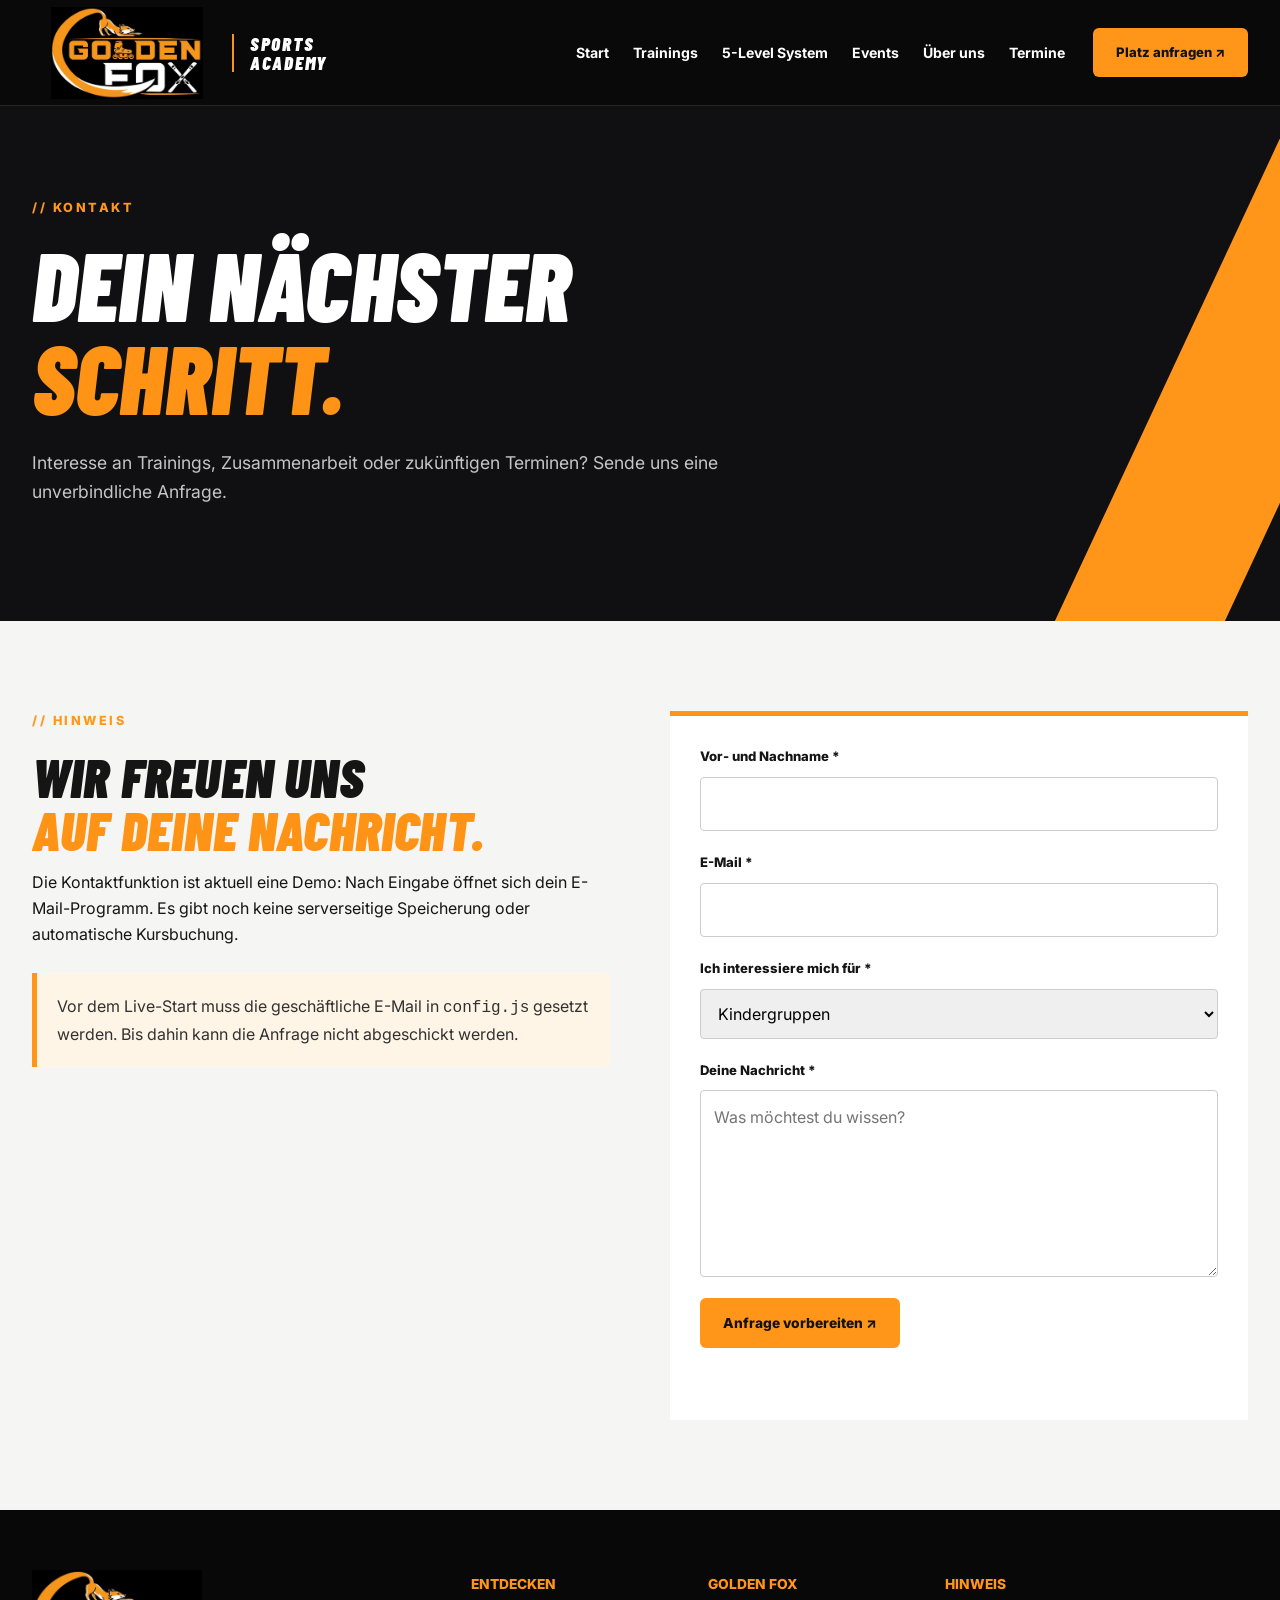
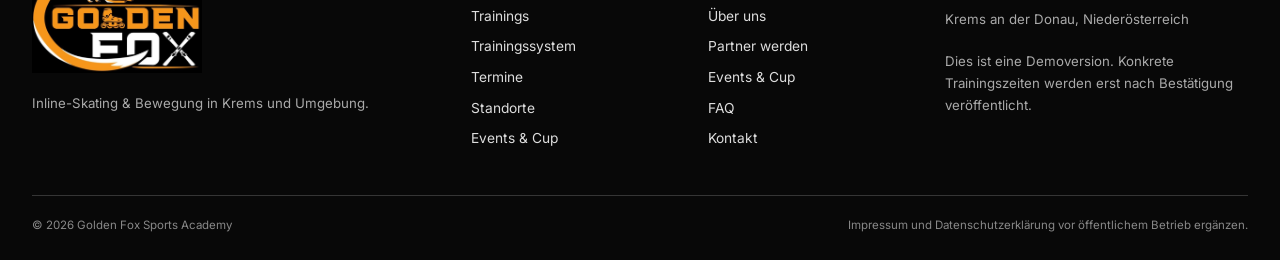
<file: anfrage.html>
<!doctype html><html lang="de"><head><meta charset="utf-8"><meta name="viewport" content="width=device-width,initial-scale=1"><meta name="theme-color" content="#0b0b0d"><meta name="description" content="Kontakt zu Golden Fox Sports Academy."><title>Kontakt und Anfragen | Golden Fox Sports Academy</title><link rel="preconnect" href="https://fonts.googleapis.com"><link rel="preconnect" href="https://fonts.gstatic.com" crossorigin><link href="https://fonts.googleapis.com/css2?family=Barlow+Condensed:ital,wght@0,500;0,700;0,800;0,900;1,800;1,900&family=Inter:wght@400;500;600;700;800&display=swap" rel="stylesheet"><link rel="stylesheet" href="styles.css"><script src="config.js" defer></script><script src="app.js" defer></script></head><body><a class="skip" href="#main">Zum Inhalt springen</a><header class="header"><div class="wrap topbar"><a class="brand" href="index.html"><img src="golden-fox-logo.png" alt="Golden Fox Logo"><span>SPORTS<br>ACADEMY</span></a><button class="menu" aria-expanded="false" aria-controls="nav" aria-label="Menü öffnen">☰</button><nav id="nav" class="nav" aria-label="Hauptnavigation"><a href="index.html">Start</a><a href="trainings.html">Trainings</a><a href="levels.html">5-Level System</a><a href="events.html">Events</a><a href="about.html">Über uns</a><a href="termine.html">Termine</a><a class="button orange navbutton" href="anfrage.html">Platz anfragen ↗</a></nav></div></header><main id="main"><section class="pagehero"><div class="wrap"><div class="eyebrow">// KONTAKT</div><h1>DEIN NÄCHSTER <em>SCHRITT.</em></h1><p>Interesse an Trainings, Zusammenarbeit oder zukünftigen Terminen? Sende uns eine unverbindliche Anfrage.</p></div></section><section class="section light"><div class="wrap formgrid"><div><div class="eyebrow">// HINWEIS</div><h2>WIR FREUEN UNS<br><em>AUF DEINE NACHRICHT.</em></h2><p>Die Kontaktfunktion ist aktuell eine Demo: Nach Eingabe öffnet sich dein E-Mail-Programm. Es gibt noch keine serverseitige Speicherung oder automatische Kursbuchung.</p><div class="note">Vor dem Live-Start muss die geschäftliche E-Mail in <code>config.js</code> gesetzt werden. Bis dahin kann die Anfrage nicht abgeschickt werden.</div></div><form id="contact-form" class="formbox"><label for="name">Vor- und Nachname *</label><input id="name" name="name" required maxlength="100" autocomplete="name"><label for="email">E-Mail *</label><input id="email" name="email" type="email" required autocomplete="email"><label for="category">Ich interessiere mich für *</label><select id="category" name="category"><option value="Kindergruppen">Kindergruppen</option><option value="Einzeltraining">Einzeltraining</option><option value="Winter Academy">Winter Academy</option><option value="Partneranfrage">Kooperation / Partner</option><option value="Allgemeine Anfrage">Allgemeine Anfrage</option></select><label for="message">Deine Nachricht *</label><textarea id="message" name="message" rows="6" maxlength="1500" required placeholder="Was möchtest du wissen?"></textarea><button class="button orange" type="submit">Anfrage vorbereiten ↗</button><p class="status" id="form-status" role="status" aria-live="polite"></p></form></div></section></main><footer class="footer"><div class="wrap footergrid"><div><img src="golden-fox-logo.png" alt="Golden Fox" class="footlogo"><p>Inline-Skating & Bewegung in Krems und Umgebung.</p></div><div><strong>ENTDECKEN</strong><a href="trainings.html">Trainings</a><a href="levels.html">Trainingssystem</a><a href="termine.html">Termine</a><a href="standorte.html">Standorte</a><a href="events.html">Events & Cup</a></div><div><strong>GOLDEN FOX</strong><a href="about.html">Über uns</a><a href="partner.html">Partner werden</a><a href="events.html">Events & Cup</a><a href="faq.html">FAQ</a><a href="anfrage.html">Kontakt</a></div><div><strong>HINWEIS</strong><p>Krems an der Donau, Niederösterreich</p><p>Dies ist eine Demoversion. Konkrete Trainingszeiten werden erst nach Bestätigung veröffentlicht.</p></div></div><div class="wrap footbottom"><span>© 2026 Golden Fox Sports Academy</span><span>Impressum und Datenschutzerklärung vor öffentlichem Betrieb ergänzen.</span></div></footer></body></html>
</file>
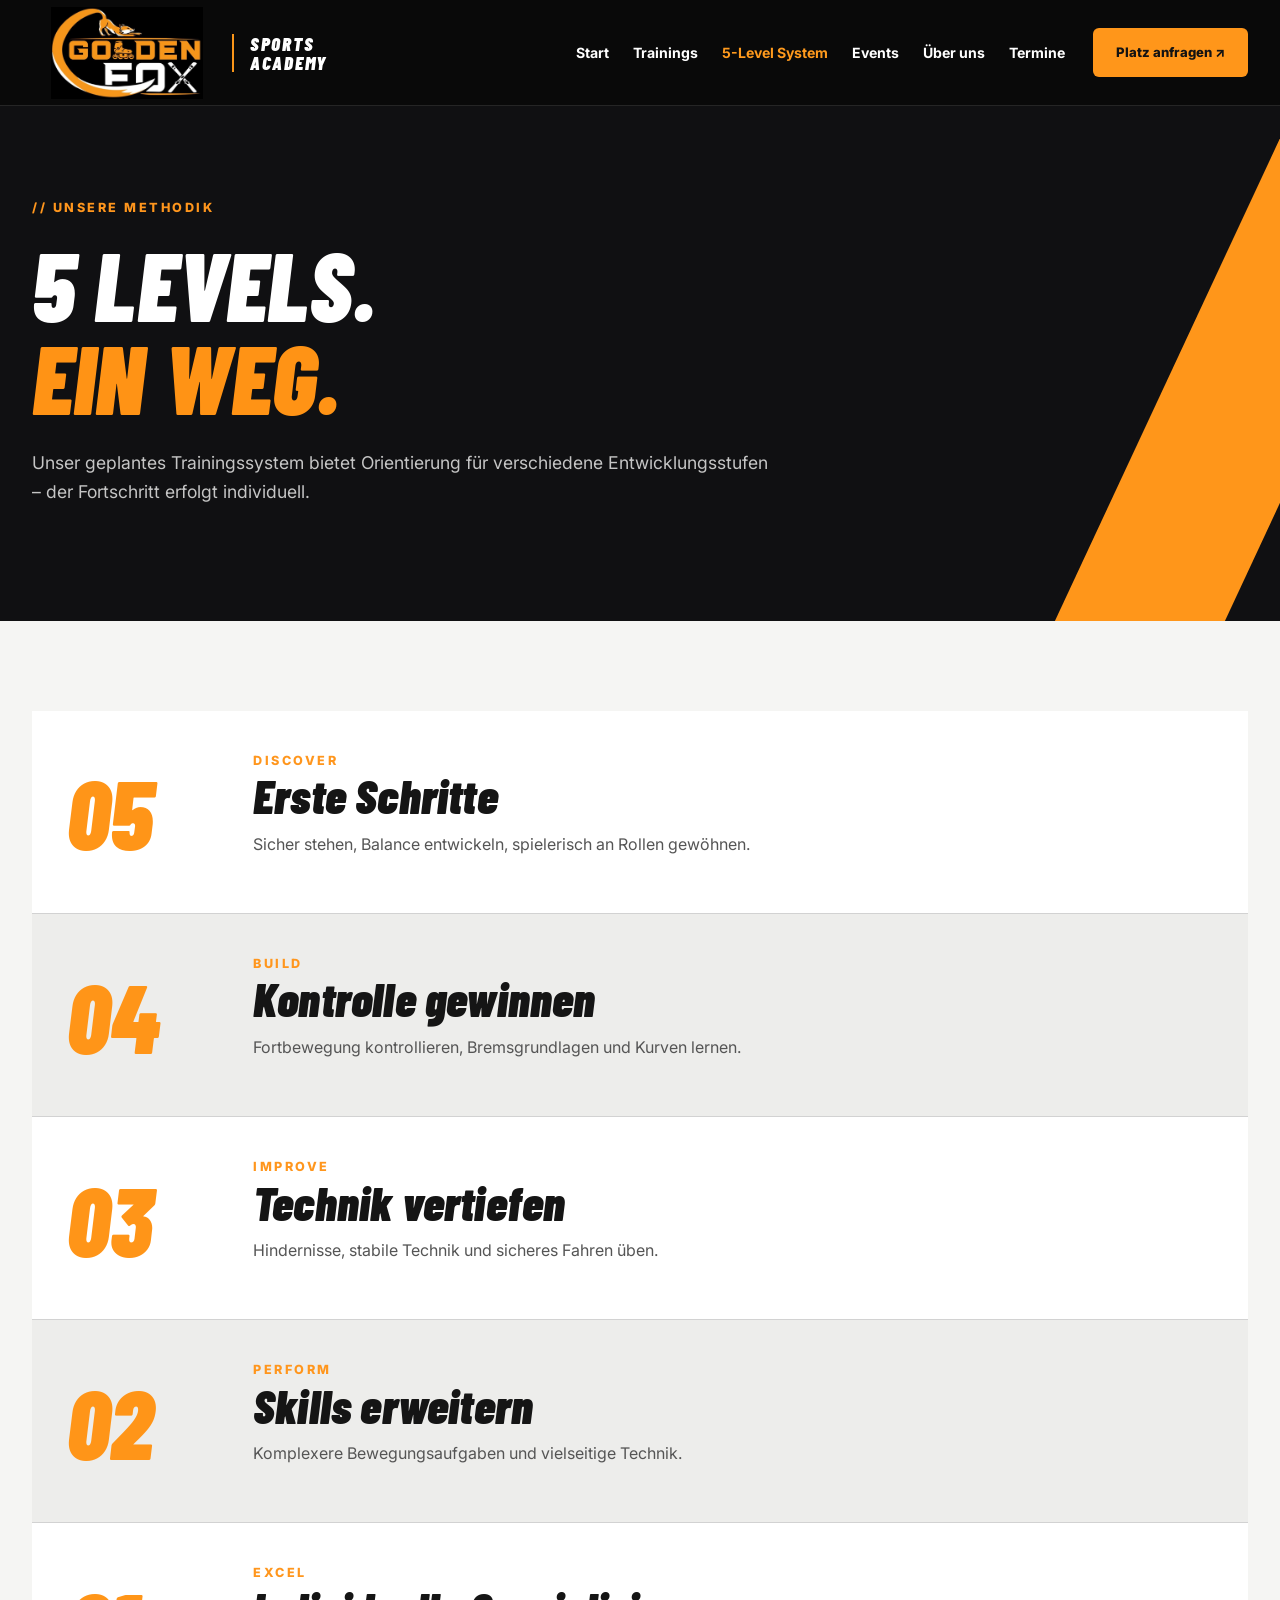
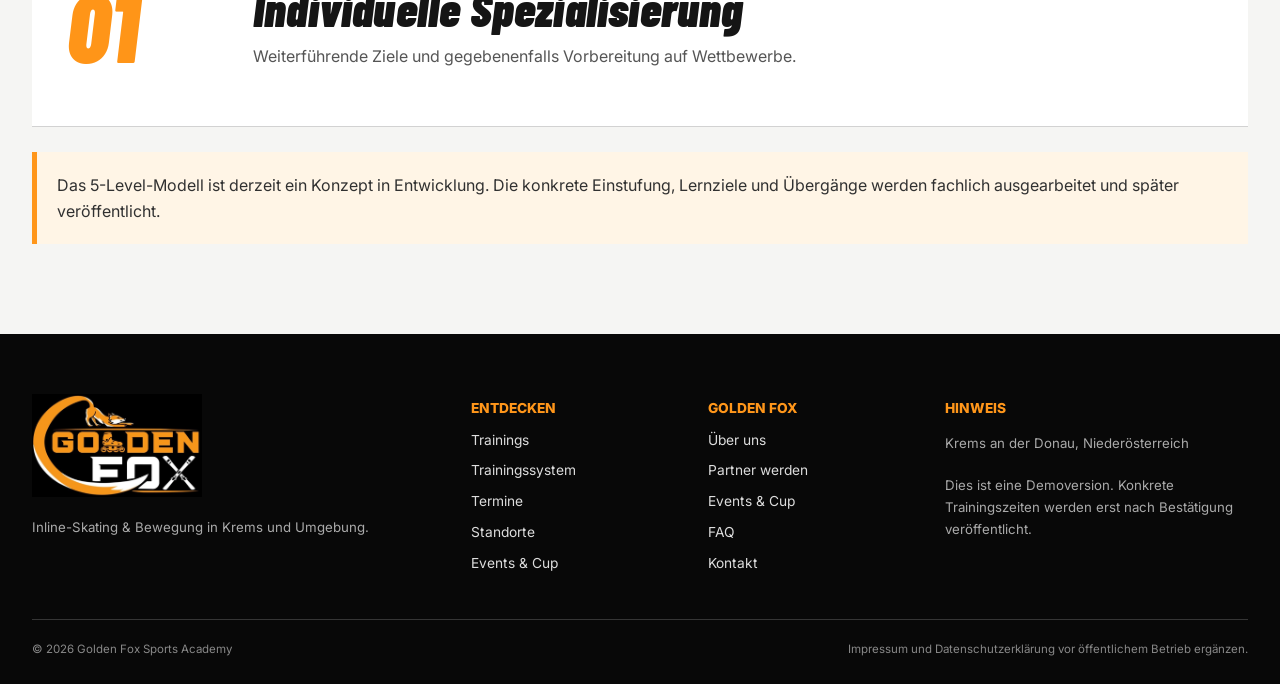
<file: levels.html>
<!doctype html><html lang="de"><head><meta charset="utf-8"><meta name="viewport" content="width=device-width,initial-scale=1"><meta name="theme-color" content="#0b0b0d"><meta name="description" content="Das geplante Lernsystem von Golden Fox."><title>5-Level Training System | Golden Fox Sports Academy</title><link rel="preconnect" href="https://fonts.googleapis.com"><link rel="preconnect" href="https://fonts.gstatic.com" crossorigin><link href="https://fonts.googleapis.com/css2?family=Barlow+Condensed:ital,wght@0,500;0,700;0,800;0,900;1,800;1,900&family=Inter:wght@400;500;600;700;800&display=swap" rel="stylesheet"><link rel="stylesheet" href="styles.css"><script src="config.js" defer></script><script src="app.js" defer></script></head><body><a class="skip" href="#main">Zum Inhalt springen</a><header class="header"><div class="wrap topbar"><a class="brand" href="index.html"><img src="golden-fox-logo.png" alt="Golden Fox Logo"><span>SPORTS<br>ACADEMY</span></a><button class="menu" aria-expanded="false" aria-controls="nav" aria-label="Menü öffnen">☰</button><nav id="nav" class="nav" aria-label="Hauptnavigation"><a href="index.html">Start</a><a href="trainings.html">Trainings</a><a class="active" href="levels.html">5-Level System</a><a href="events.html">Events</a><a href="about.html">Über uns</a><a href="termine.html">Termine</a><a class="button orange navbutton" href="anfrage.html">Platz anfragen ↗</a></nav></div></header><main id="main"><section class="pagehero"><div class="wrap"><div class="eyebrow">// UNSERE METHODIK</div><h1>5 LEVELS.<br><em>EIN WEG.</em></h1><p>Unser geplantes Trainingssystem bietet Orientierung für verschiedene Entwicklungsstufen – der Fortschritt erfolgt individuell.</p></div></section><section class="section light"><div class="wrap"><div class="levelrow"><div class="biglevel">05</div><div><span class="eyebrow">DISCOVER</span><h2>Erste Schritte</h2><p>Sicher stehen, Balance entwickeln, spielerisch an Rollen gewöhnen.</p></div></div><div class="levelrow"><div class="biglevel">04</div><div><span class="eyebrow">BUILD</span><h2>Kontrolle gewinnen</h2><p>Fortbewegung kontrollieren, Bremsgrundlagen und Kurven lernen.</p></div></div><div class="levelrow"><div class="biglevel">03</div><div><span class="eyebrow">IMPROVE</span><h2>Technik vertiefen</h2><p>Hindernisse, stabile Technik und sicheres Fahren üben.</p></div></div><div class="levelrow"><div class="biglevel">02</div><div><span class="eyebrow">PERFORM</span><h2>Skills erweitern</h2><p>Komplexere Bewegungsaufgaben und vielseitige Technik.</p></div></div><div class="levelrow"><div class="biglevel">01</div><div><span class="eyebrow">EXCEL</span><h2>Individuelle Spezialisierung</h2><p>Weiterführende Ziele und gegebenenfalls Vorbereitung auf Wettbewerbe.</p></div></div><div class="note">Das 5-Level-Modell ist derzeit ein Konzept in Entwicklung. Die konkrete Einstufung, Lernziele und Übergänge werden fachlich ausgearbeitet und später veröffentlicht.</div></div></section></main><footer class="footer"><div class="wrap footergrid"><div><img src="golden-fox-logo.png" alt="Golden Fox" class="footlogo"><p>Inline-Skating & Bewegung in Krems und Umgebung.</p></div><div><strong>ENTDECKEN</strong><a href="trainings.html">Trainings</a><a href="levels.html">Trainingssystem</a><a href="termine.html">Termine</a><a href="standorte.html">Standorte</a><a href="events.html">Events & Cup</a></div><div><strong>GOLDEN FOX</strong><a href="about.html">Über uns</a><a href="partner.html">Partner werden</a><a href="events.html">Events & Cup</a><a href="faq.html">FAQ</a><a href="anfrage.html">Kontakt</a></div><div><strong>HINWEIS</strong><p>Krems an der Donau, Niederösterreich</p><p>Dies ist eine Demoversion. Konkrete Trainingszeiten werden erst nach Bestätigung veröffentlicht.</p></div></div><div class="wrap footbottom"><span>© 2026 Golden Fox Sports Academy</span><span>Impressum und Datenschutzerklärung vor öffentlichem Betrieb ergänzen.</span></div></footer></body></html>
</file>
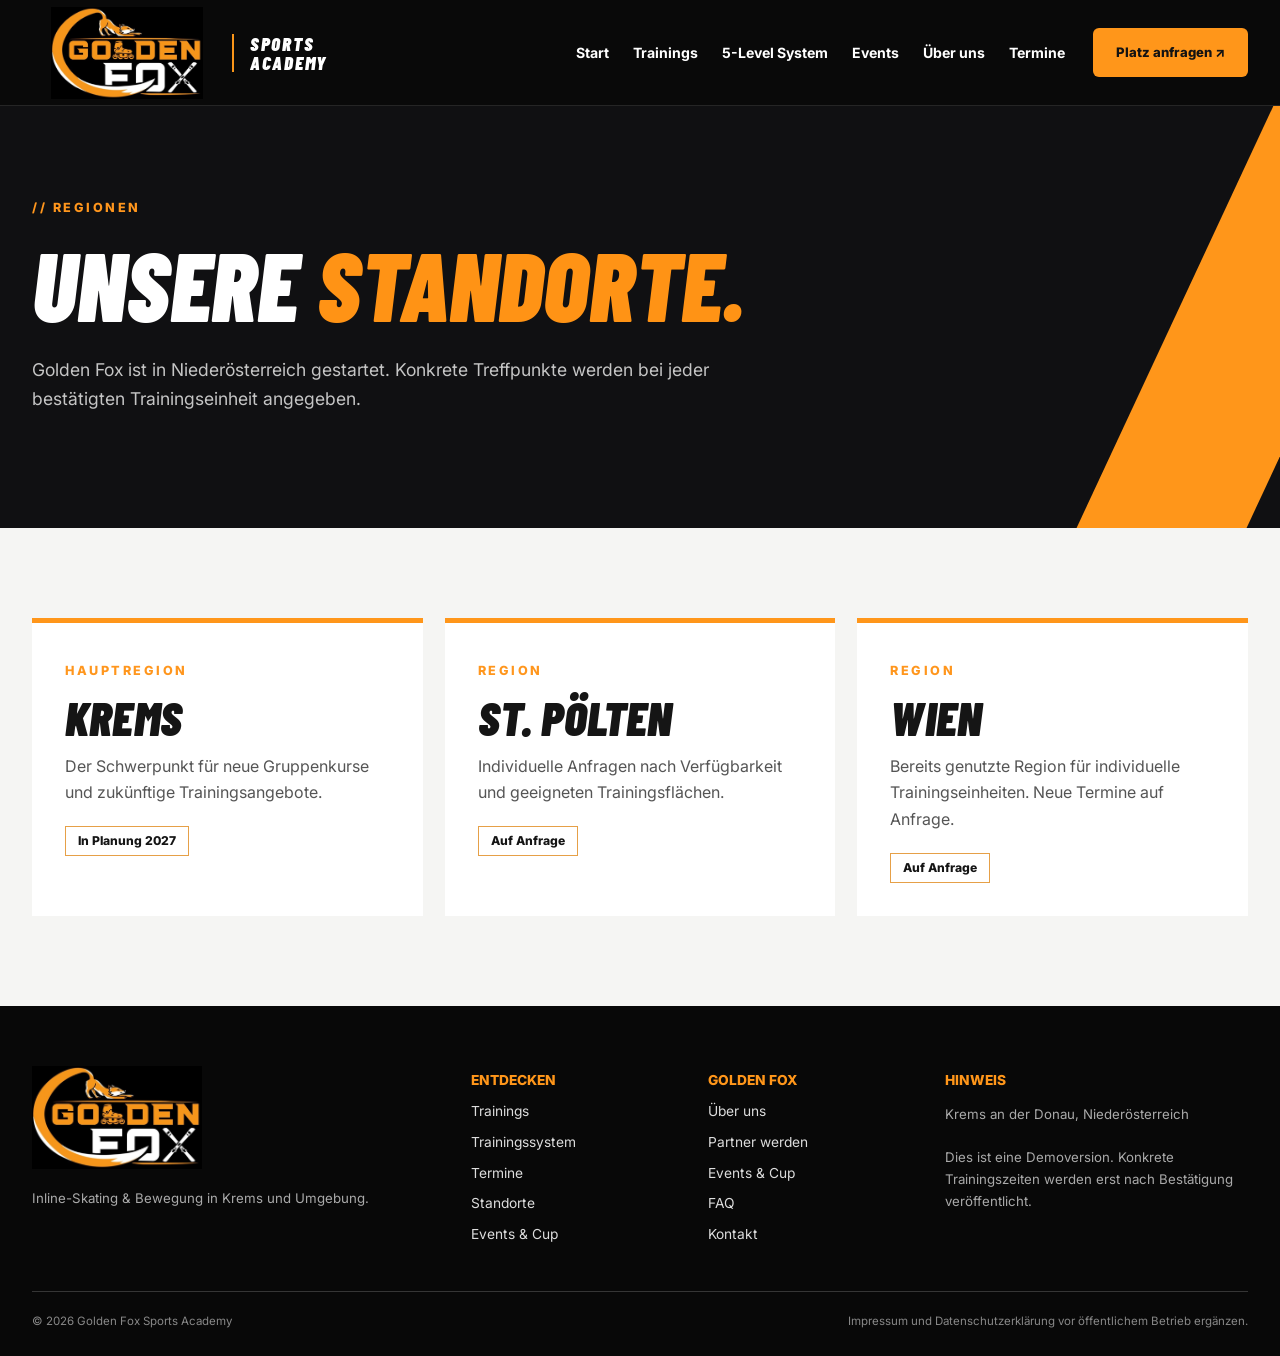
<file: standorte.html>
<!doctype html><html lang="de"><head><meta charset="utf-8"><meta name="viewport" content="width=device-width,initial-scale=1"><meta name="theme-color" content="#0b0b0d"><meta name="description" content="Trainingsregionen von Golden Fox."><title>Standorte | Golden Fox Sports Academy</title><link rel="preconnect" href="https://fonts.googleapis.com"><link rel="preconnect" href="https://fonts.gstatic.com" crossorigin><link href="https://fonts.googleapis.com/css2?family=Barlow+Condensed:ital,wght@0,500;0,700;0,800;0,900;1,800;1,900&family=Inter:wght@400;500;600;700;800&display=swap" rel="stylesheet"><link rel="stylesheet" href="styles.css"><script src="config.js" defer></script><script src="app.js" defer></script></head><body><a class="skip" href="#main">Zum Inhalt springen</a><header class="header"><div class="wrap topbar"><a class="brand" href="index.html"><img src="golden-fox-logo.png" alt="Golden Fox Logo"><span>SPORTS<br>ACADEMY</span></a><button class="menu" aria-expanded="false" aria-controls="nav" aria-label="Menü öffnen">☰</button><nav id="nav" class="nav" aria-label="Hauptnavigation"><a href="index.html">Start</a><a href="trainings.html">Trainings</a><a href="levels.html">5-Level System</a><a href="events.html">Events</a><a href="about.html">Über uns</a><a href="termine.html">Termine</a><a class="button orange navbutton" href="anfrage.html">Platz anfragen ↗</a></nav></div></header><main id="main"><section class="pagehero"><div class="wrap"><div class="eyebrow">// REGIONEN</div><h1>UNSERE <em>STANDORTE.</em></h1><p>Golden Fox ist in Niederösterreich gestartet. Konkrete Treffpunkte werden bei jeder bestätigten Trainingseinheit angegeben.</p></div></section><section class="section light"><div class="wrap three"><article class="simplecard"><span class="eyebrow">HAUPTREGION</span><h2>KREMS</h2><p>Der Schwerpunkt für neue Gruppenkurse und zukünftige Trainingsangebote.</p><span class="pill">In Planung 2027</span></article><article class="simplecard"><span class="eyebrow">REGION</span><h2>ST. PÖLTEN</h2><p>Individuelle Anfragen nach Verfügbarkeit und geeigneten Trainingsflächen.</p><span class="pill">Auf Anfrage</span></article><article class="simplecard"><span class="eyebrow">REGION</span><h2>WIEN</h2><p>Bereits genutzte Region für individuelle Trainingseinheiten. Neue Termine auf Anfrage.</p><span class="pill">Auf Anfrage</span></article></div></section></main><footer class="footer"><div class="wrap footergrid"><div><img src="golden-fox-logo.png" alt="Golden Fox" class="footlogo"><p>Inline-Skating & Bewegung in Krems und Umgebung.</p></div><div><strong>ENTDECKEN</strong><a href="trainings.html">Trainings</a><a href="levels.html">Trainingssystem</a><a href="termine.html">Termine</a><a href="standorte.html">Standorte</a><a href="events.html">Events & Cup</a></div><div><strong>GOLDEN FOX</strong><a href="about.html">Über uns</a><a href="partner.html">Partner werden</a><a href="events.html">Events & Cup</a><a href="faq.html">FAQ</a><a href="anfrage.html">Kontakt</a></div><div><strong>HINWEIS</strong><p>Krems an der Donau, Niederösterreich</p><p>Dies ist eine Demoversion. Konkrete Trainingszeiten werden erst nach Bestätigung veröffentlicht.</p></div></div><div class="wrap footbottom"><span>© 2026 Golden Fox Sports Academy</span><span>Impressum und Datenschutzerklärung vor öffentlichem Betrieb ergänzen.</span></div></footer></body></html>
</file>
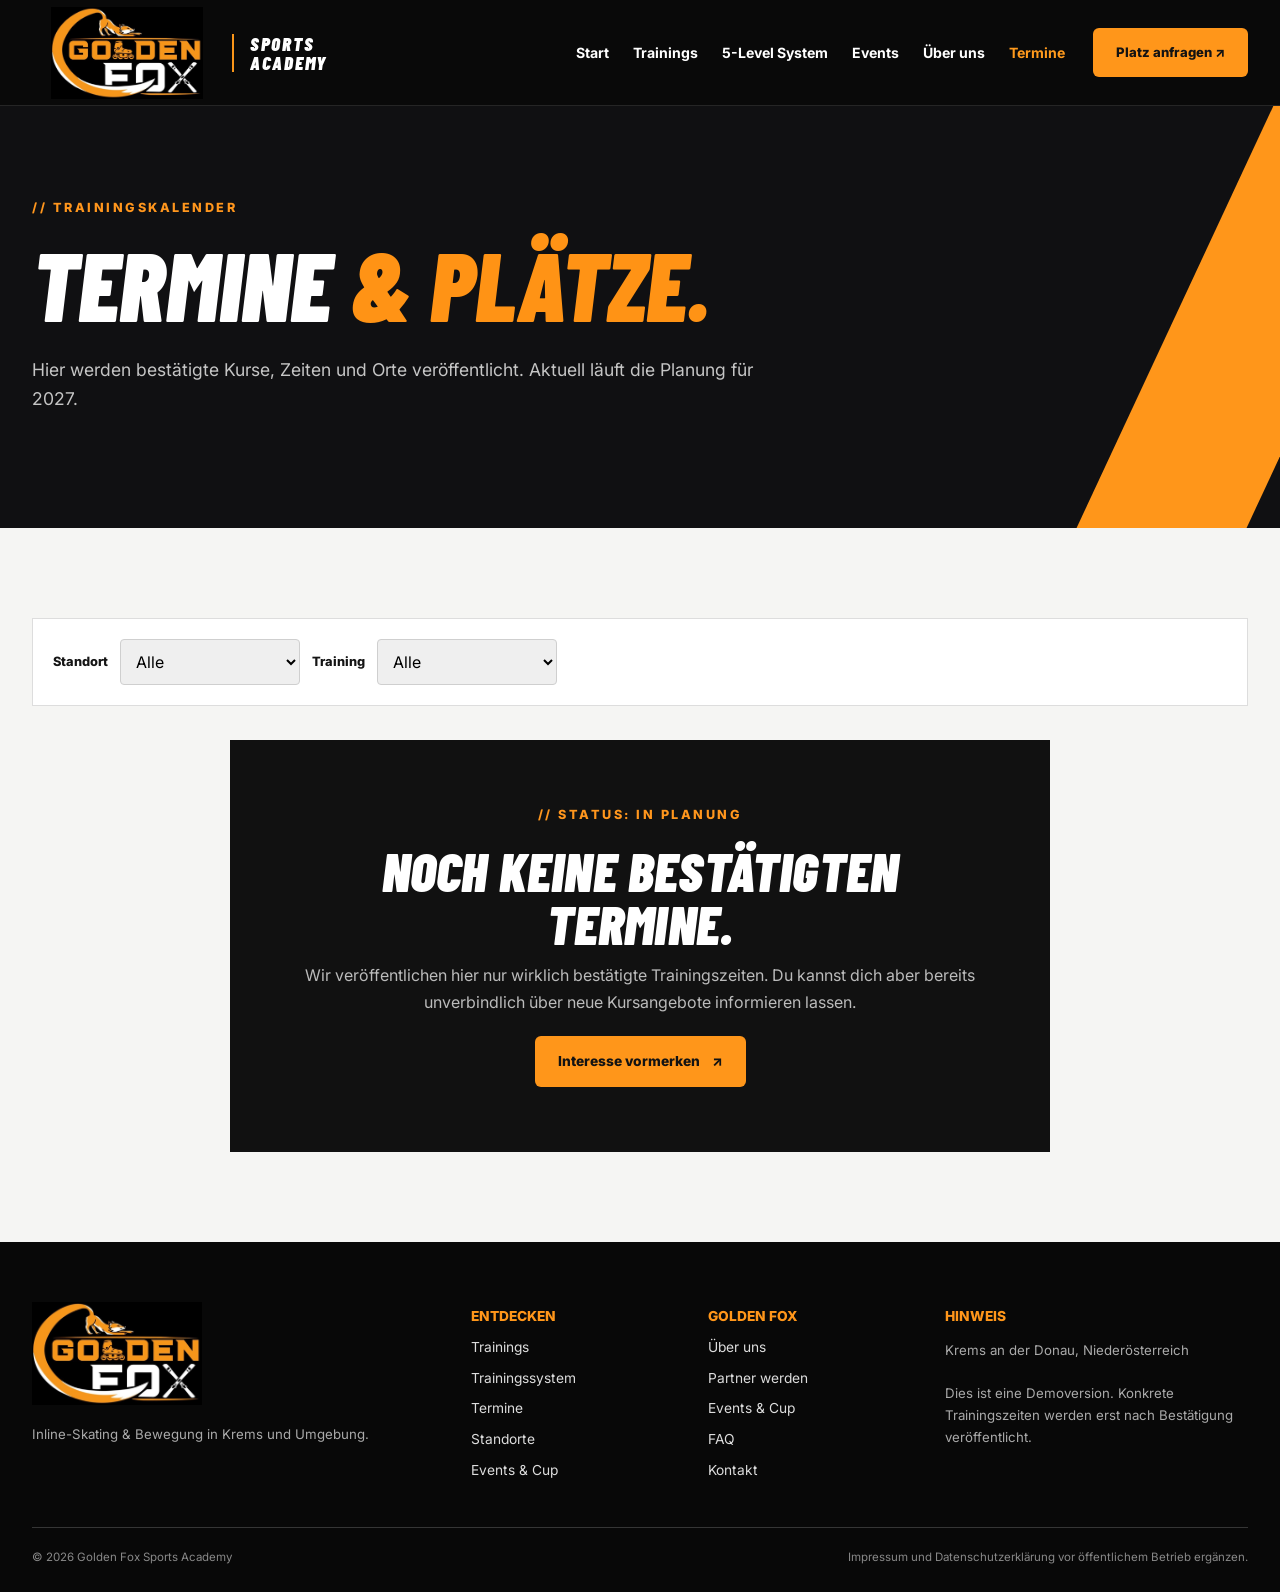
<file: termine.html>
<!doctype html><html lang="de"><head><meta charset="utf-8"><meta name="viewport" content="width=device-width,initial-scale=1"><meta name="theme-color" content="#0b0b0d"><meta name="description" content="Golden Fox Trainingskalender."><title>Termine | Golden Fox Sports Academy</title><link rel="preconnect" href="https://fonts.googleapis.com"><link rel="preconnect" href="https://fonts.gstatic.com" crossorigin><link href="https://fonts.googleapis.com/css2?family=Barlow+Condensed:ital,wght@0,500;0,700;0,800;0,900;1,800;1,900&family=Inter:wght@400;500;600;700;800&display=swap" rel="stylesheet"><link rel="stylesheet" href="styles.css"><script src="config.js" defer></script><script src="app.js" defer></script></head><body><a class="skip" href="#main">Zum Inhalt springen</a><header class="header"><div class="wrap topbar"><a class="brand" href="index.html"><img src="golden-fox-logo.png" alt="Golden Fox Logo"><span>SPORTS<br>ACADEMY</span></a><button class="menu" aria-expanded="false" aria-controls="nav" aria-label="Menü öffnen">☰</button><nav id="nav" class="nav" aria-label="Hauptnavigation"><a href="index.html">Start</a><a href="trainings.html">Trainings</a><a href="levels.html">5-Level System</a><a href="events.html">Events</a><a href="about.html">Über uns</a><a class="active" href="termine.html">Termine</a><a class="button orange navbutton" href="anfrage.html">Platz anfragen ↗</a></nav></div></header><main id="main"><section class="pagehero"><div class="wrap"><div class="eyebrow">// TRAININGSKALENDER</div><h1>TERMINE <em>& PLÄTZE.</em></h1><p>Hier werden bestätigte Kurse, Zeiten und Orte veröffentlicht. Aktuell läuft die Planung für 2027.</p></div></section><section class="section light"><div class="wrap"><div class="filterbar"><label for="loc">Standort</label><select id="loc" data-schedule-location><option value="alle">Alle</option><option value="krems">Krems</option><option value="stpoelten">St. Pölten</option></select><label for="type">Training</label><select id="type" data-schedule-type><option value="alle">Alle</option><option value="gruppe">Kindergruppen</option><option value="privat">Einzeltraining</option><option value="winter">Winter Academy</option></select></div><div class="emptystate"><div class="eyebrow">// STATUS: IN PLANUNG</div><h2>NOCH KEINE BESTÄTIGTEN TERMINE.</h2><p>Wir veröffentlichen hier nur wirklich bestätigte Trainingszeiten. Du kannst dich aber bereits unverbindlich über neue Kursangebote informieren lassen.</p><a class="button orange" href="anfrage.html">Interesse vormerken <span aria-hidden="true">↗</span></a></div></div></section></main><footer class="footer"><div class="wrap footergrid"><div><img src="golden-fox-logo.png" alt="Golden Fox" class="footlogo"><p>Inline-Skating & Bewegung in Krems und Umgebung.</p></div><div><strong>ENTDECKEN</strong><a href="trainings.html">Trainings</a><a href="levels.html">Trainingssystem</a><a href="termine.html">Termine</a><a href="standorte.html">Standorte</a><a href="events.html">Events & Cup</a></div><div><strong>GOLDEN FOX</strong><a href="about.html">Über uns</a><a href="partner.html">Partner werden</a><a href="events.html">Events & Cup</a><a href="faq.html">FAQ</a><a href="anfrage.html">Kontakt</a></div><div><strong>HINWEIS</strong><p>Krems an der Donau, Niederösterreich</p><p>Dies ist eine Demoversion. Konkrete Trainingszeiten werden erst nach Bestätigung veröffentlicht.</p></div></div><div class="wrap footbottom"><span>© 2026 Golden Fox Sports Academy</span><span>Impressum und Datenschutzerklärung vor öffentlichem Betrieb ergänzen.</span></div></footer></body></html>
</file>
<file: styles.css>
*{box-sizing:border-box}html{scroll-behavior:smooth}body{margin:0;background:#f5f5f3;color:#151515;font:16px/1.65 Inter,Arial,sans-serif}a{color:inherit;text-decoration:none}button,input,select,textarea{font:inherit}button{cursor:pointer}.wrap{max-width:1220px;width:calc(100% - 64px);margin:auto}h1,h2,h3{font-family:"Barlow Condensed",Impact,sans-serif;line-height:.97;margin:0;font-style:italic;font-weight:900;letter-spacing:.2px}h1{font-size:clamp(4.5rem,8.8vw,9rem)}h2{font-size:clamp(2.5rem,4.3vw,4.7rem)}h3{font-size:2rem}em{font-style:italic;color:#ff9315}p{margin:.75rem 0 1.3rem}img{max-width:100%}.eyebrow{color:#ff961d;font-size:.79rem;letter-spacing:2.5px;font-weight:800;text-transform:uppercase;margin-bottom:18px}.header{background:#090909;position:sticky;top:0;z-index:90;border-bottom:1px solid #252525}.topbar{display:flex;align-items:center;justify-content:space-between;min-height:90px;gap:28px}.brand{display:flex;align-items:center;gap:18px;flex-shrink:0;color:#fff;font:900 19px/1 "Barlow Condensed",sans-serif;font-style:italic;letter-spacing:1.3px}.brand img{display:block;width:145px;max-height:74px;object-fit:contain}.brand span{border-left:2px solid #f99519;padding-left:16px}.nav{display:flex;align-items:center;gap:17px}.nav>a:not(.button){color:#fff;font-size:.84rem;font-weight:700;white-space:nowrap}.nav>a:not(.button):hover,.nav>a.active{color:#ff9a1d}.navbutton{margin-left:4px}.button{display:inline-flex;align-items:center;justify-content:center;gap:12px;padding:13px 22px;border:1px solid transparent;border-radius:6px;font-size:.86rem;font-weight:800;transition:transform .2s,background .2s}.button:hover{transform:translateY(-2px)}.orange{background:#ff961a;color:#131313}.orange:hover{background:#ffb448}.ghost{border-color:#ddd;color:#fff}.menu{display:none;color:#fff;background:transparent;border:1px solid #444;padding:6px 13px;border-radius:6px;font-size:24px}.skip{position:absolute;top:-70px}.skip:focus{top:0;z-index:100;background:#fff;padding:10px}.homehero{background:#090909;color:white;position:relative;min-height:640px;overflow:hidden;display:flex;align-items:center}.homeheroimage{position:absolute;inset:0 0 0 35%;background:linear-gradient(90deg,#090909 0%,rgba(0,0,0,.3) 55%,rgba(0,0,0,.15)),url('hero-skater.jpg') center 40%/cover no-repeat;opacity:.95}.homehero:before{content:"";position:absolute;inset:auto -100px 0 0;height:12px;background:#ff961a;transform:skewY(-3deg);transform-origin:right}.homeherocontent{z-index:1;position:relative;padding:90px 0}.homehero p{max-width:580px;color:#e5e5e5;font-size:1.09rem}.actions{display:flex;gap:14px;flex-wrap:wrap;margin:26px 0}.herotags{display:flex;gap:24px;color:#dedede;font-size:.8rem;font-weight:700}.pagehero{background:#101012;color:#fff;padding:92px 0 94px;position:relative;overflow:hidden}.pagehero:after{content:"";position:absolute;right:-65px;top:0;width:170px;height:100%;transform:skewX(-25deg);background:#ff961a}.pagehero h1{font-size:clamp(3.7rem,7.5vw,7.2rem);max-width:850px}.pagehero p{max-width:740px;color:#c5c5c5;font-size:1.1rem;margin-top:25px}.section{padding:90px 0}.light{background:#f5f5f3}.dark{background:#0d0d10;color:white}.dark p{color:#ccc}.sectionhead{display:flex;justify-content:space-between;align-items:end;gap:24px;margin-bottom:35px}.three{display:grid;grid-template-columns:repeat(3,minmax(0,1fr));gap:22px}.features article{padding:24px 22px;border-top:4px solid #ff971a;background:#fff}.features b{font-size:.95rem}.features p{color:#555}.card{background:#fff;border-radius:7px;overflow:hidden;box-shadow:0 4px 20px #0000000e}.cardimg{height:235px;overflow:hidden;background:#171717}.cardimg img{width:100%;height:100%;object-fit:cover;display:block;transition:transform .3s}.card:hover .cardimg img{transform:scale(1.04)}.cardtext{padding:25px}.cardtext p{color:#555}.textbutton{color:#d57b00;font-weight:900;text-transform:uppercase;font-size:.84rem}.split{display:grid;grid-template-columns:1fr 1fr;align-items:center;gap:65px}.split p{max-width:580px}.widephoto{width:100%;height:360px;object-fit:cover;border-radius:6px}.levelmini{display:grid;grid-template-columns:repeat(5,1fr);gap:9px}.levelmini>div{background:#242426;padding:28px 12px;border-bottom:5px solid #ff961a;min-height:155px}.levelmini strong{font:900 3rem/1 "Barlow Condensed";font-style:italic;display:block}.levelmini span{color:#ff961a;font:800 1.05rem "Barlow Condensed"}.notice{font-size:.74rem;color:#666;padding:18px 0 35px}.footer{background:#080808;color:#ddd;padding:60px 0 25px}.footergrid{display:grid;grid-template-columns:2fr 1fr 1fr 1.5fr;gap:35px}.footergrid strong{color:#ff961a;font:800 .86rem Inter,sans-serif}.footergrid a{display:block;font-size:.86rem;padding-top:8px}.footergrid p{font-size:.83rem;color:#aaa}.footlogo{width:170px}.footbottom{border-top:1px solid #353535;display:flex;justify-content:space-between;gap:20px;font-size:.72rem;color:#888;padding-top:20px;margin-top:45px}.filterbar{display:flex;align-items:center;gap:12px;flex-wrap:wrap;margin-bottom:34px;background:#fff;padding:20px;border:1px solid #ddd}.filterbar label{font-size:.8rem;font-weight:800}.filterbar input,.filterbar select{padding:11px;border:1px solid #cfcfcf;border-radius:4px;min-width:180px}.program{display:grid;grid-template-columns:40% 1fr;gap:35px;background:#fff;margin-bottom:24px;border:1px solid #e1e1e1;scroll-margin-top:110px;overflow:hidden}.program img{height:100%;width:100%;min-height:335px;object-fit:cover}.program>div{padding:34px 28px 30px 0}.program h2{font-size:3.3rem}.program h3{font:800 1.03rem Inter,Arial,sans-serif;margin-top:15px;line-height:1.4}.program ul{padding-left:20px;margin:14px 0 22px}.program li{margin:5px 0}.noresults{font-weight:800}.levelrow{display:flex;gap:36px;align-items:center;padding:35px;border-bottom:1px solid #d2d2d2;background:#fff}.levelrow:nth-child(even){background:#ededeb}.levelrow .biglevel{font:italic 900 6rem "Barlow Condensed",sans-serif;color:#ff9518;min-width:150px}.levelrow h2{font-size:3rem}.levelrow p{max-width:690px;color:#555}.note{background:#fff5e6;border-left:5px solid #ff961a;padding:20px;margin-top:25px;color:#313131}.emptystate{background:#111;color:white;padding:65px;max-width:820px;margin:0 auto;text-align:center}.emptystate p{color:#bbb}.simplecard{background:#fff;padding:33px;border-top:5px solid #ff961a}.simplecard h2{font-size:3rem;margin:12px 0}.simplecard p{color:#555}.pill{display:inline-block;border:1px solid #e6a047;padding:4px 12px;font-size:.76rem;font-weight:800}.partnercta{margin-top:35px;background:#111;color:#fff;padding:40px;display:flex;justify-content:space-between;align-items:center;gap:30px}.partnercta p{max-width:650px;color:#ccc}.partnercta h2{font-size:3rem}.faq{max-width:900px}.faq details{background:#fff;margin:12px 0;padding:22px;border:1px solid #ddd}.faq summary{cursor:pointer;font-weight:800}.faq details[open]{border-left:5px solid #ff961a}.faq p{color:#555}.formgrid{display:grid;grid-template-columns:1fr 1fr;gap:60px}.formbox{display:flex;flex-direction:column;gap:9px;padding:30px;background:#fff;border-top:5px solid #ff961a}.formbox label{font-weight:800;font-size:.82rem}.formbox input,.formbox select,.formbox textarea{padding:13px;border:1px solid #ccc;border-radius:4px;margin-bottom:12px}.formbox .button{align-self:start}.status{color:#914e00;font-weight:700;font-size:.88rem}code{font-family:monospace}.program[hidden],.noresults[hidden]{display:none!important}@media(max-width:1080px){.topbar{min-height:76px}.brand img{width:120px}.nav{gap:10px}.nav>a:not(.button){font-size:.73rem}.navbutton{padding:10px 12px}.homeheroimage{left:25%}.homehero{min-height:550px}}@media(max-width:840px){.wrap{width:calc(100% - 36px)}.menu{display:block}.nav{display:none;position:absolute;top:75px;left:0;right:0;background:#111;padding:18px;flex-direction:column;align-items:stretch;box-shadow:0 18px 22px #0008}.nav.open{display:flex}.nav>a:not(.button){padding:10px;font-size:.95rem}.homeheroimage{left:0;opacity:.35}.homeherocontent{padding:65px 0}.homehero{min-height:570px}.three{grid-template-columns:1fr 1fr}.split,.formgrid{grid-template-columns:1fr}.footergrid{grid-template-columns:1fr 1fr}.program{grid-template-columns:1fr}.program img{max-height:320px}.program>div{padding:8px 25px 28px}.levelmini>div{padding:18px 8px;min-height:110px}.levelmini strong{font-size:2.4rem}.section{padding:60px 0}}@media(max-width:570px){h1{font-size:4.5rem}.pagehero h1{font-size:4rem}.pagehero{padding:65px 0}.pagehero:after{width:60px;right:-55px}.three,.footergrid{grid-template-columns:1fr}.sectionhead,.partnercta,.footbottom{display:block}.footergrid{gap:18px}.levelmini{grid-template-columns:repeat(5,minmax(0,1fr));gap:3px}.levelmini strong{font-size:1.6rem}.levelmini span{font-size:.65rem}.levelmini>div{padding:12px 3px;min-height:76px}.levelrow{padding:17px;gap:12px}.levelrow .biglevel{font-size:3.3rem;min-width:70px}.levelrow h2{font-size:2.2rem}.sectionhead .textbutton{display:inline-block;margin-top:12px}.emptystate{padding:30px}.brand img{width:112px}.brand span{font-size:15px}.homehero p{font-size:.98rem}.actions .button{width:100%}}
/* Golden Fox V3 — brand-first home */
:root{--gf-orange:#ff981b;--gf-dark:#0a0a0b;--gf-paper:#f6f5f2}
.topbar{max-width:1400px}.brand{gap:10px}.brand img{width:190px;max-height:92px}.brand span{font-size:19px;letter-spacing:1.7px}.nav{gap:24px}.nav>a:not(.button){font-size:.88rem}.navbutton{font-size:.82rem}.topbar{min-height:105px}
.home-v3{overflow:hidden}.gf-hero{position:relative;min-height:740px;background:#070707;color:white;display:flex;align-items:center;overflow:hidden}.gf-hero-visual{position:absolute;inset:0 0 0 34%;background:linear-gradient(90deg,#080808 3%,rgba(0,0,0,.58) 36%,rgba(0,0,0,.02) 90%),url('hero-skater.jpg') center /cover no-repeat;opacity:.95}.gf-hero-inner{position:relative;z-index:1;padding:90px 0 110px}.gf-brandline{display:flex;align-items:center;gap:10px;font-size:.85rem;font-weight:900;letter-spacing:2.2px;color:var(--gf-orange);margin-bottom:30px}.gf-brand-dot{width:8px;height:8px;background:var(--gf-orange);transform:rotate(45deg)}.gf-hero-location{border-left:1px solid #8b8b8b;padding-left:15px;color:#ddd;font-size:.7rem}.gf-hero h1{font-size:clamp(5rem,8vw,9rem);max-width:920px;letter-spacing:-1px;text-shadow:0 4px 28px #0009}.gf-hero-tagline{display:block;font:800 1.25rem/1.2 Inter,Arial,sans-serif;letter-spacing:5px;color:#fff;margin:28px 0 0;font-style:normal}.gf-hero-inner>p{max-width:575px;color:#eee;font-size:1.08rem;line-height:1.75;margin:24px 0}.gf-hero-actions{display:flex;gap:15px;flex-wrap:wrap;margin:30px 0}.gf-big-btn{padding:18px 29px;font-size:1rem;letter-spacing:.3px}.gf-outline-btn{border:1px solid #bbb;color:white;padding:18px 27px}.gf-hero-proof{display:flex;flex-wrap:wrap;gap:24px;color:#f0f0f0;font-size:.81rem;font-weight:700}.gf-hero-proof span{border-left:2px solid var(--gf-orange);padding-left:9px}.gf-edge{position:absolute;left:0;right:0;bottom:0;background:var(--gf-orange);height:9px;transform:skewY(-1.2deg);transform-origin:right}
.gf-centerhead{text-align:center;max-width:850px;margin:0 auto 36px}.gf-centerhead p{color:#555}.gf-proof{background:#f6f5f2}.gf-stats{display:grid;grid-template-columns:repeat(3,1fr);gap:0;background:#111;color:white}.gf-stats>div{padding:30px;text-align:center;border-right:1px solid #3b3b3b}.gf-stats>div:last-child{border-right:0}.gf-stats strong{font:italic 900 4.5rem/1 Barlow Condensed,sans-serif;display:block;color:var(--gf-orange)}.gf-stats span{display:block;font-size:.84rem;font-weight:700;margin-top:8px}.gf-testimonial{display:flex;align-items:center;justify-content:space-between;gap:30px;background:white;border-left:6px solid var(--gf-orange);padding:38px;margin-top:25px}.gf-testimonial h3{font-size:2.45rem}.gf-testimonial p{color:#5b5b5b}.gf-smallnote{color:#696969;font-size:.75rem;margin-top:16px}
.gf-story{background:#fff}.gf-story-grid{display:grid;grid-template-columns:1fr 1fr;gap:75px;align-items:center}.gf-story-photo{height:485px;position:relative;overflow:hidden;background:#101010}.gf-story-photo img{width:100%;height:100%;object-fit:cover}.gf-photo-label{position:absolute;bottom:0;left:0;background:var(--gf-orange);color:#0a0a0a;font:italic 900 1.3rem Barlow Condensed,sans-serif;padding:13px 22px}.gf-story-copy p{color:#484848;max-width:540px}.gf-story-copy .button{margin-top:12px}.gf-outline-dark{border:1px solid #0a0a0a;color:#090909}
.gf-system{background:#0b0b0d;color:#fff}.gf-system-intro{display:flex;align-items:end;justify-content:space-between;gap:40px;margin-bottom:40px}.gf-system-intro p{max-width:450px;color:#c7c7c7}.gf-level-grid{display:grid;grid-template-columns:repeat(5,1fr);gap:9px}.gf-lvl{position:relative;background:linear-gradient(155deg,#333 0%,#101010 75%);border-bottom:5px solid var(--gf-orange);padding:30px 14px 25px;min-height:300px;display:flex;flex-direction:column;transition:transform .2s}.gf-lvl:hover{transform:translateY(-5px)}.gf-lvl-num{font:italic 900 5.5rem/.95 Barlow Condensed,sans-serif;color:#fff}.gf-lvl-tag{font:italic 900 1.6rem Barlow Condensed,sans-serif;color:var(--gf-orange);margin-top:10px}.gf-lvl strong{font-size:.93rem;margin-top:auto}.gf-lvl small{color:#bdbdbd;font-size:.75rem;margin-top:6px;line-height:1.4}.gf-system-footer{display:flex;align-items:center;justify-content:space-between;gap:25px;margin-top:26px}.gf-system-footer span{color:#bbb;font-size:.86rem}
.gf-offers{background:#f6f5f2}.gf-offers-head{display:flex;align-items:end;justify-content:space-between;gap:25px;margin-bottom:34px}.gf-offers-grid{display:grid;grid-template-columns:repeat(3,minmax(0,1fr));gap:24px}.gf-offer{background:#fff;box-shadow:0 12px 38px #00000010}.gf-offer>img{width:100%;height:245px;object-fit:cover;display:block}.gf-offer-body{padding:25px}.gf-offer-body>span{font-size:.75rem;letter-spacing:1.5px;color:#b66c0d;font-weight:800}.gf-offer-body h3{margin:11px 0}.gf-offer-body p{color:#555}.gf-offer-body>a{font-size:.82rem;font-weight:900;color:#c6750b}
.gf-events{background:#141416;color:#fff}.gf-events-grid{display:grid;grid-template-columns:1fr .85fr;gap:65px;align-items:center}.gf-events-copy>p{max-width:580px;color:#ccc}.gf-event-flag{display:flex;gap:25px;padding:21px;margin:27px 0;background:#222;border-left:5px solid var(--gf-orange);align-items:center}.gf-event-flag>span{font:italic 900 3.2rem Barlow Condensed,sans-serif;color:var(--gf-orange)}.gf-event-flag strong{display:block;font-size:.93rem}.gf-event-flag small{display:block;color:#bbb;margin-top:5px}.gf-events-promises{display:grid;grid-template-columns:1fr;gap:0;margin-bottom:26px}.gf-events-promises>div{display:grid;grid-template-columns:38px 1fr;gap:0 12px;padding:13px 0;border-bottom:1px solid #393939}.gf-events-promises span{grid-row:span 2;font:900 1.5rem Barlow Condensed,sans-serif;color:var(--gf-orange)}.gf-events-promises strong{font-size:.87rem}.gf-events-promises small{color:#bfbfbf;font-size:.76rem}.gf-events-art{height:590px;position:relative}.gf-events-art>img{width:100%;height:100%;object-fit:cover;filter:grayscale(.7)}.gf-awards{position:absolute;right:-25px;bottom:28px;background:var(--gf-orange);color:#101010;padding:25px 40px;display:flex;flex-direction:column;align-items:center;transform:skewX(-5deg)}.gf-awards div{font-size:3rem}.gf-awards b{font:italic 900 2.5rem/1 Barlow Condensed,sans-serif}.gf-awards span{font:italic 900 1.65rem Barlow Condensed,sans-serif}.gf-awards small{font-size:.6rem;font-weight:900;letter-spacing:1.1px}
.gf-final{background:var(--gf-orange);color:#0e0e0f}.gf-final .eyebrow{color:#3d2408}.gf-final h2 em{color:#fff}.gf-final-flex{display:flex;align-items:center;justify-content:space-between;gap:40px}.gf-final p{max-width:640px}.gf-final-button{background:#0b0b0d;color:white;padding:20px 32px;flex-shrink:0}.gf-events-page{display:grid;grid-template-columns:1fr 1fr;align-items:center;gap:45px;margin-top:30px}.gf-events-page img{width:100%;max-height:420px;object-fit:cover}.gf-events-promises-page>div{border-top:4px solid var(--gf-orange);padding:22px;background:#242426}.gf-events-promises-page p{color:#ccc}.award-emoji{font-size:3.5rem;margin-bottom:16px}
@media(max-width:1170px){.nav{gap:13px}.nav>a:not(.button){font-size:.78rem}.brand img{width:150px}.topbar{min-height:92px}}
@media(max-width:840px){.topbar{min-height:76px}.brand img{width:135px}.nav{gap:8px}.gf-hero{min-height:690px}.gf-hero-visual{inset:0;background:linear-gradient(90deg,#090909b8,#09090970),url('hero-skater.jpg') center/cover no-repeat}.gf-story-grid,.gf-events-grid,.gf-events-page{grid-template-columns:1fr}.gf-level-grid{grid-template-columns:repeat(5,1fr)}.gf-lvl{min-height:245px;padding:20px 7px}.gf-lvl-num{font-size:3.7rem}.gf-lvl-tag{font-size:1.15rem}.gf-lvl strong{font-size:.78rem}.gf-system-intro{display:block}.gf-events-art{height:350px}.gf-offers-grid{grid-template-columns:1fr 1fr}.gf-story-photo{height:340px}.gf-final-flex{display:block}.gf-final-button{margin-top:15px}}
@media(max-width:600px){.gf-hero{min-height:660px}.gf-hero-inner{padding:70px 0 85px}.gf-hero h1{font-size:clamp(3.8rem,13vw,6rem)}.gf-hero-tagline{font-size:.85rem;letter-spacing:2.5px}.gf-brandline{font-size:.65rem;letter-spacing:1.2px}.gf-hero-location{font-size:.57rem}.gf-hero-actions .button{width:100%}.gf-hero-proof{gap:10px}.gf-stats{grid-template-columns:1fr}.gf-stats>div{border-right:none;border-bottom:1px solid #383838;padding:20px}.gf-stats strong{font-size:3.5rem}.gf-testimonial{display:block;padding:24px}.gf-story-grid{gap:28px}.gf-system-intro p{margin-top:20px}.gf-level-grid{grid-template-columns:1fr;gap:9px}.gf-lvl{min-height:130px;display:grid;grid-template-columns:86px 1fr;grid-template-rows:auto auto auto;align-items:center;column-gap:12px}.gf-lvl-num{grid-row:span 3;font-size:4rem}.gf-lvl-tag{margin:0}.gf-lvl strong{font-size:.9rem;margin:0}.gf-lvl small{margin:0}.gf-system-footer{display:block}.gf-system-footer .button{margin-top:15px}.gf-offers-head{display:block}.gf-offers-grid{grid-template-columns:1fr}.gf-events-grid{gap:30px}.gf-awards{right:0}.gf-final-button{width:100%}}
</file>
